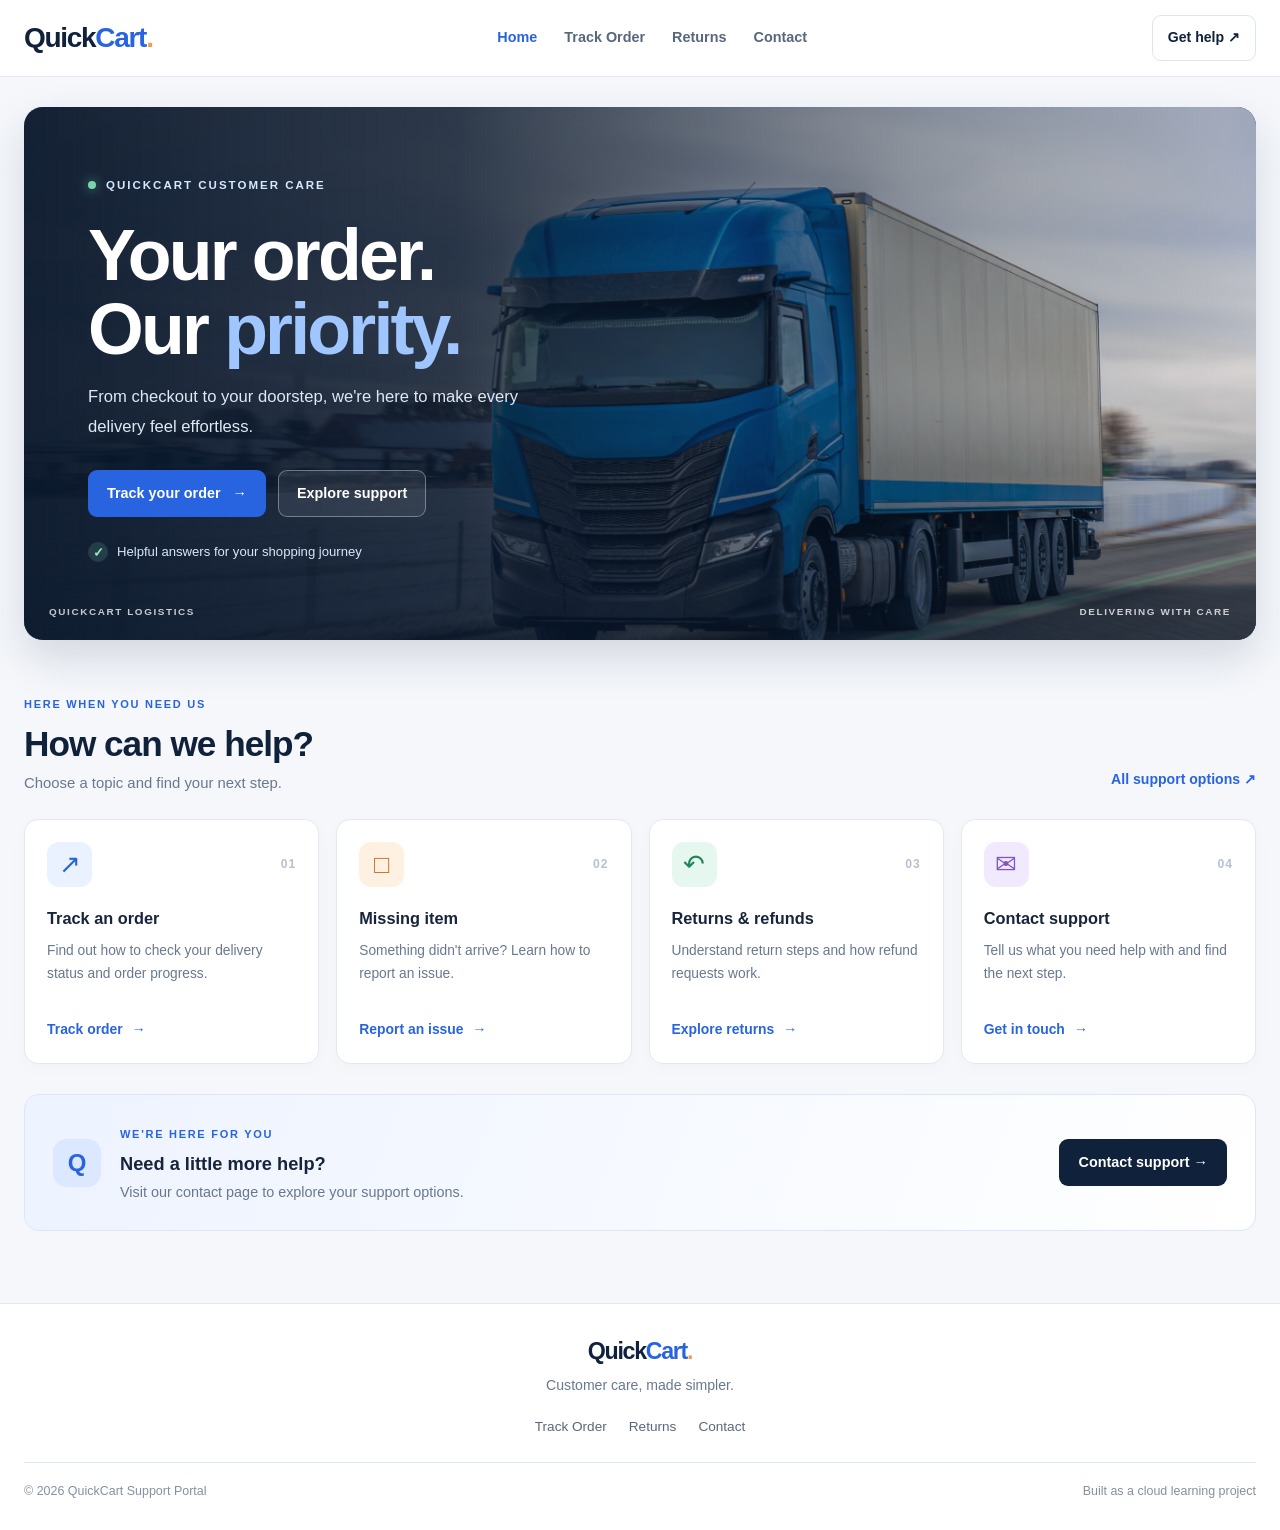
<file: index.html>
<!DOCTYPE html>
<html lang="en">
<head>
    <meta charset="UTF-8">
    <meta name="viewport" content="width=device-width, initial-scale=1.0">
    <meta name="description" content="QuickCart support for tracking orders, missing items, returns and refunds.">
    <title>QuickCart | Customer Support</title>
    <link rel="stylesheet" href="style.css">
</head>
<body>
    <header class="site-header">
        <nav class="navbar" aria-label="Main navigation">
            <a class="brand" href="index.html">Quick<span>Cart</span><i>.</i></a>
            <div class="nav-links">
                <a class="active" href="index.html">Home</a>
                <a href="track-order.html">Track Order</a>
                <a href="returns.html">Returns</a>
                <a href="contact.html">Contact</a>
            </div>
            <a class="nav-help" href="contact.html">Get help ↗</a>
        </nav>
    </header>

    <main class="home-main">
        <section class="hero">
            <div class="hero-photo" aria-hidden="true"></div>
            <div class="hero-shade" aria-hidden="true"></div>

            <div class="hero-content">
                <div class="status-label">
                    <span class="status-dot"></span>
                    QUICKCART CUSTOMER CARE
                </div>

                <h1>Your order.<br>Our <span>priority.</span></h1>

                <p class="hero-description">
                    From checkout to your doorstep, we're here to make
                    every delivery feel effortless.
                </p>

                <div class="hero-actions">
                    <a class="button button-primary" href="track-order.html">
                        Track your order <span>→</span>
                    </a>
                    <a class="button button-glass" href="#support">
                        Explore support
                    </a>
                </div>

                <p class="hero-note">
                    <span class="note-check">✓</span>
                    Helpful answers for your shopping journey
                </p>
            </div>

            <div class="hero-caption">
                <span>QUICKCART LOGISTICS</span>
                <span>DELIVERING WITH CARE</span>
            </div>
        </section>

        <section class="support-section" id="support">
            <div class="section-heading">
                <div>
                    <span class="section-kicker">HERE WHEN YOU NEED US</span>
                    <h2>How can we help?</h2>
                    <p>Choose a topic and find your next step.</p>
                </div>
                <a class="text-link" href="contact.html">All support options ↗</a>
            </div>

            <div class="support-options">
                <article class="support-card">
                    <div class="card-top">
                        <div class="card-icon icon-blue">↗</div>
                        <span class="card-number">01</span>
                    </div>
                    <h3>Track an order</h3>
                    <p>Find out how to check your delivery status and order progress.</p>
                    <a href="track-order.html">Track order <span>→</span></a>
                </article>

                <article class="support-card">
                    <div class="card-top">
                        <div class="card-icon icon-orange">□</div>
                        <span class="card-number">02</span>
                    </div>
                    <h3>Missing item</h3>
                    <p>Something didn't arrive? Learn how to report an issue.</p>
                    <a href="missing-item.html">Report an issue <span>→</span></a>
                </article>

                <article class="support-card">
                    <div class="card-top">
                        <div class="card-icon icon-green">↶</div>
                        <span class="card-number">03</span>
                    </div>
                    <h3>Returns &amp; refunds</h3>
                    <p>Understand return steps and how refund requests work.</p>
                    <a href="returns.html">Explore returns <span>→</span></a>
                </article>

                <article class="support-card">
                    <div class="card-top">
                        <div class="card-icon icon-purple">✉</div>
                        <span class="card-number">04</span>
                    </div>
                    <h3>Contact support</h3>
                    <p>Tell us what you need help with and find the next step.</p>
                    <a href="contact.html">Get in touch <span>→</span></a>
                </article>
            </div>
        </section>

        <section class="help-banner">
            <div class="banner-mark">Q</div>
            <div class="banner-copy">
                <span class="section-kicker">WE'RE HERE FOR YOU</span>
                <h2>Need a little more help?</h2>
                <p>Visit our contact page to explore your support options.</p>
            </div>
            <a class="button banner-button" href="contact.html">
                Contact support →
            </a>
        </section>
    </main>

    <footer class="site-footer">
        <a class="brand footer-brand" href="index.html">Quick<span>Cart</span><i>.</i></a>
        <p>Customer care, made simpler.</p>
        <div class="footer-links">
            <a href="track-order.html">Track Order</a>
            <a href="returns.html">Returns</a>
            <a href="contact.html">Contact</a>
        </div>
        <div class="footer-bottom">
            <span>© 2026 QuickCart Support Portal</span>
            <span>Built as a cloud learning project</span>
        </div>
    </footer>
</body>
</html>
</file>
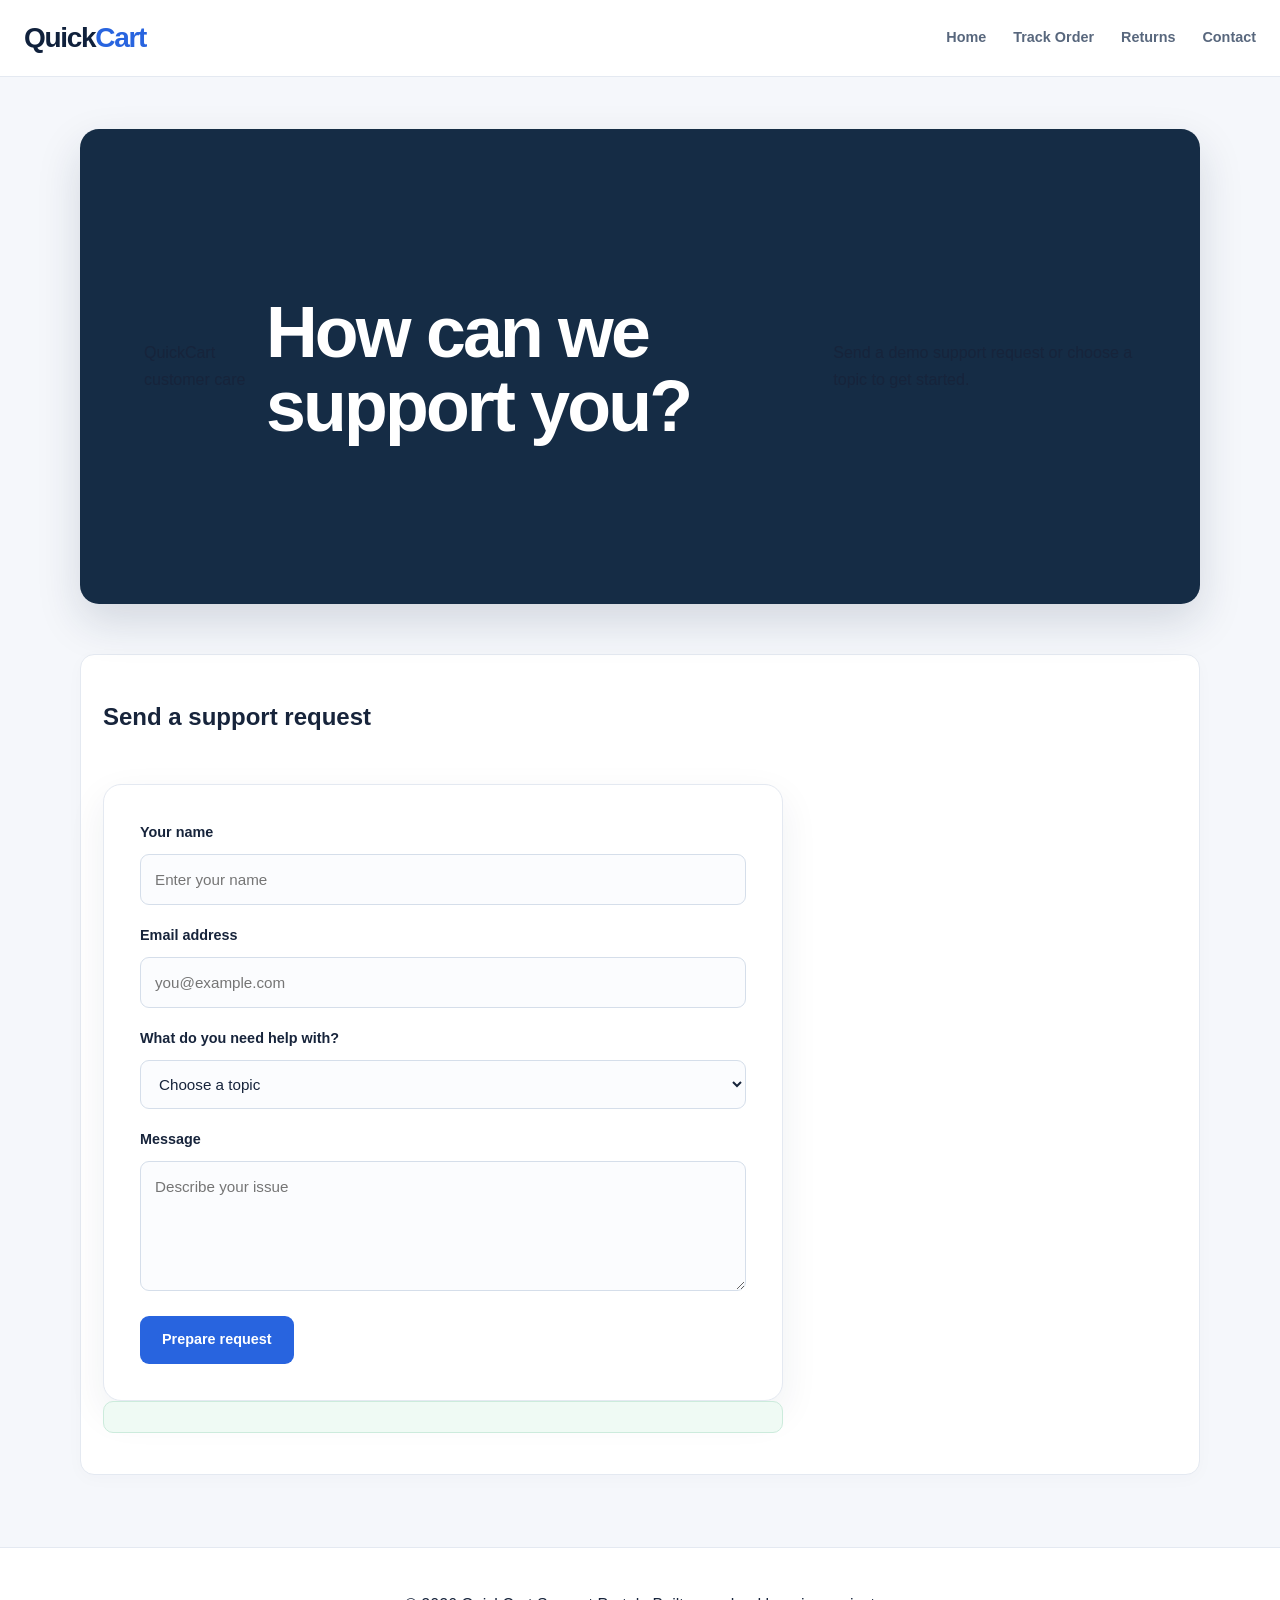
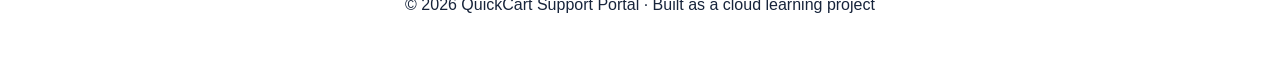
<file: contact.html>
<!DOCTYPE html>
<html lang="en">
<head>
    <meta charset="UTF-8">
    <meta name="viewport" content="width=device-width, initial-scale=1.0">
    <title>Contact Support | QuickCart</title>
    <link rel="stylesheet" href="style.css">
</head>
<body>
    <header>
        <nav aria-label="Main navigation">
            <a class="brand" href="index.html">Quick<span>Cart</span></a>
            <div class="nav-links">
                <a href="index.html">Home</a>
                <a href="track-order.html">Track Order</a>
                <a href="returns.html">Returns</a>
                <a href="contact.html">Contact</a>
            </div>
        </nav>
    </header>

    <main>
        <section class="hero">
            <span class="eyebrow">QuickCart customer care</span>
            <h1>How can we support you?</h1>
            <p>Send a demo support request or choose a topic to get started.</p>
        </section>

        <section class="support-section">
            <div class="support-card">
                <h2>Send a support request</h2>

                <form id="contact-form">
                    <label for="customer-name">Your name</label>
                    <input
                        type="text"
                        id="customer-name"
                        placeholder="Enter your name"
                        required
                    >

                    <label for="customer-email">Email address</label>
                    <input
                        type="email"
                        id="customer-email"
                        placeholder="you@example.com"
                        required
                    >

                    <label for="topic">What do you need help with?</label>
                    <select id="topic" required>
                        <option value="">Choose a topic</option>
                        <option value="Order tracking">Order tracking</option>
                        <option value="Missing item">Missing item</option>
                        <option value="Returns and refunds">Returns and refunds</option>
                        <option value="Other">Other</option>
                    </select>

                    <label for="message">Message</label>
                    <textarea
                        id="message"
                        rows="4"
                        placeholder="Describe your issue"
                        required
                    ></textarea>

                    <button class="button" type="submit">Prepare request</button>
                </form>

                <p id="contact-result" role="status"></p>
            </div>
        </section>
    </main>

    <footer>
        <p>© 2026 QuickCart Support Portal · Built as a cloud learning project</p>
    </footer>

    <script>
        document.getElementById("contact-form").addEventListener("submit", function(event) {
            event.preventDefault();

            const customerName =
                document.getElementById("customer-name").value.trim();
            const topic = document.getElementById("topic").value;

            document.getElementById("contact-result").textContent =
                "Demo only: Thank you, " + customerName +
                ". Your '" + topic +
                "' request is ready, but it has not been sent to a support team.";
        });
    </script>
</body>
</html>
</file>
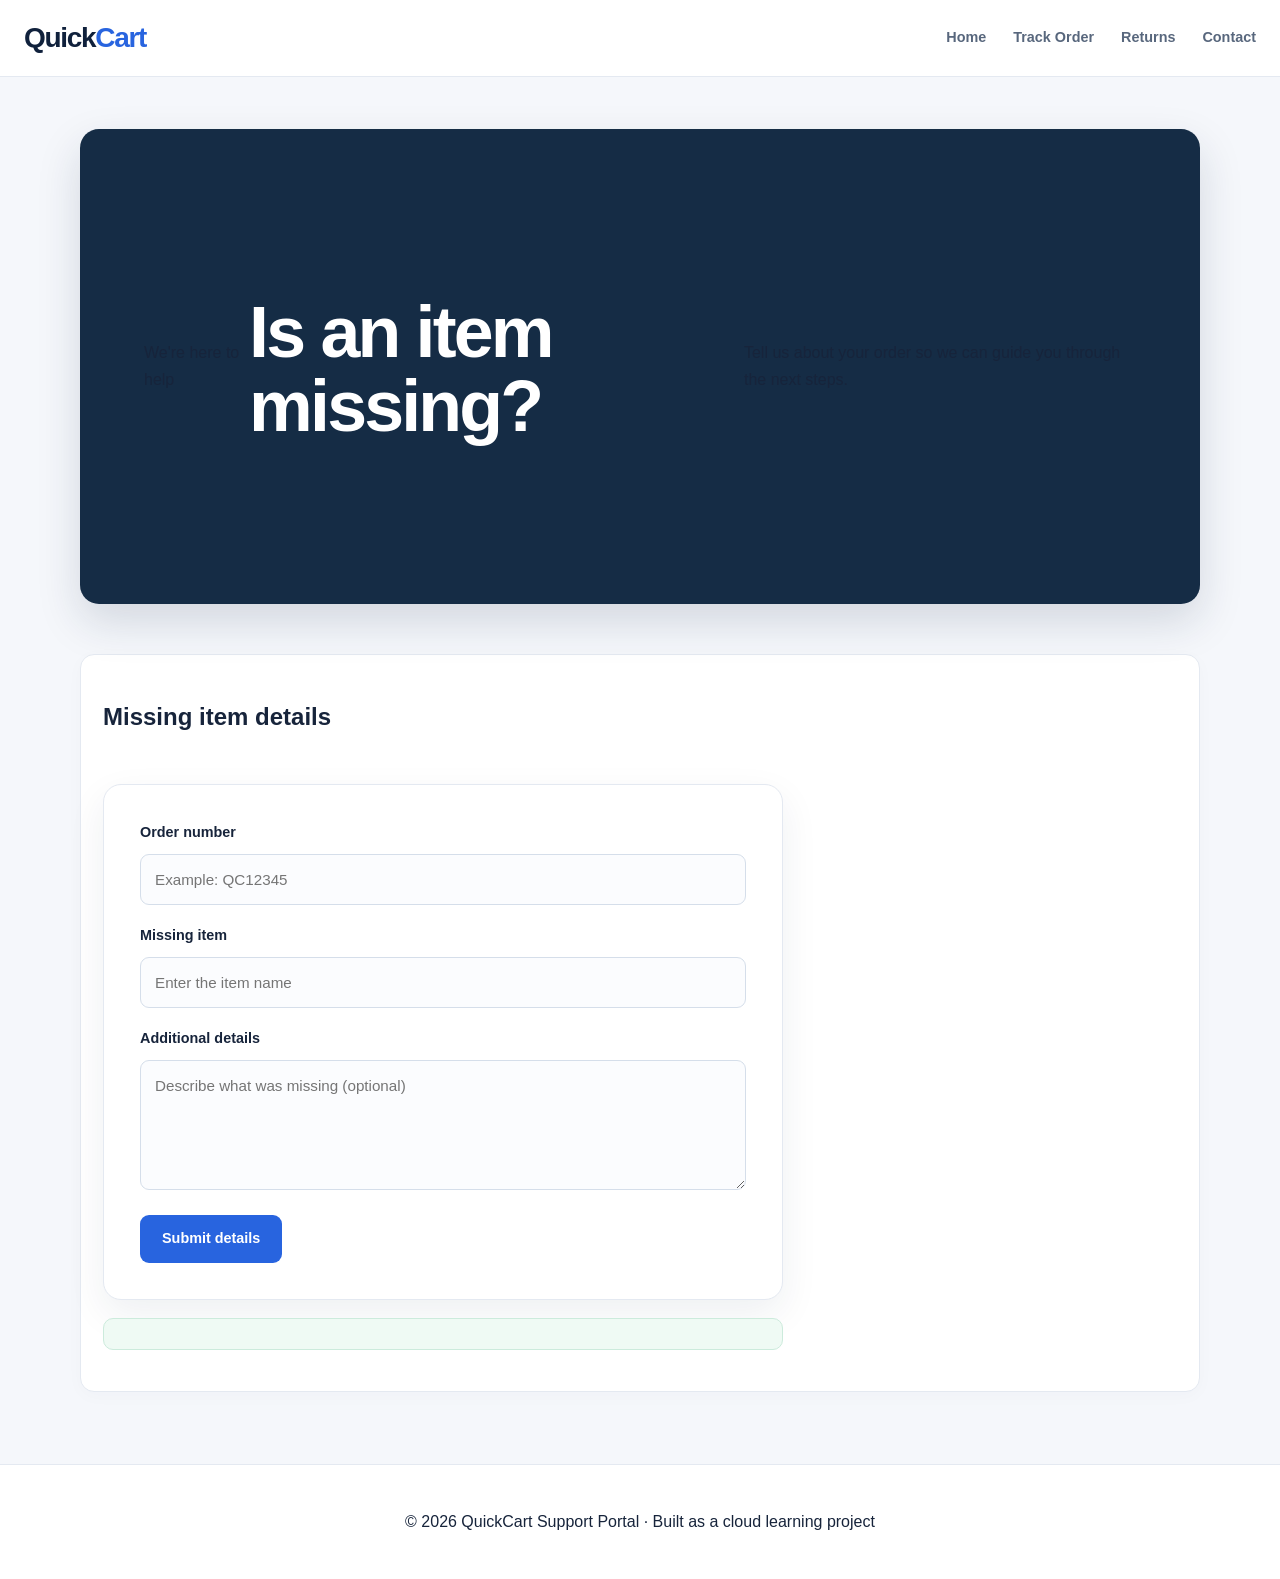
<file: missing-item.html>
<!DOCTYPE html>
<html lang="en">
<head>
    <meta charset="UTF-8">
    <meta name="viewport" content="width=device-width, initial-scale=1.0">
    <title>Missing Item | QuickCart</title>
    <link rel="stylesheet" href="style.css">
</head>
<body>
    <header>
        <nav aria-label="Main navigation">
            <a class="brand" href="index.html">Quick<span>Cart</span></a>
            <div class="nav-links">
                <a href="index.html">Home</a>
                <a href="track-order.html">Track Order</a>
                <a href="returns.html">Returns</a>
                <a href="contact.html">Contact</a>
            </div>
        </nav>
    </header>

    <main>
        <section class="hero">
            <span class="eyebrow">We're here to help</span>
            <h1>Is an item missing?</h1>
            <p>Tell us about your order so we can guide you through the next steps.</p>
        </section>

        <section class="support-section">
            <div class="support-card">
                <h2>Missing item details</h2>

                <form id="missing-form">
                    <label for="order-id">Order number</label>
                    <input
                        type="text"
                        id="order-id"
                        placeholder="Example: QC12345"
                        required
                    >

                    <label for="item-name">Missing item</label>
                    <input
                        type="text"
                        id="item-name"
                        placeholder="Enter the item name"
                        required
                    >

                    <label for="details">Additional details</label>
                    <textarea
                        id="details"
                        placeholder="Describe what was missing (optional)"
                        rows="4"
                    ></textarea>

                    <button class="button" type="submit">Submit details</button>
                </form>

                <p id="form-result" role="status"></p>
            </div>
        </section>
    </main>

    <footer>
        <p>© 2026 QuickCart Support Portal · Built as a cloud learning project</p>
    </footer>

    <script>
        document.getElementById("missing-form").addEventListener("submit", function(event) {
            event.preventDefault();

            const orderId = document.getElementById("order-id").value.trim();
            const itemName = document.getElementById("item-name").value.trim();
            const result = document.getElementById("form-result");

            result.textContent =
                "Demo only: Your report for '" + itemName +
                "' on order " + orderId +
                " has been prepared. It has not been sent to a support team.";
        });
    </script>
</body>
</html>
</file>
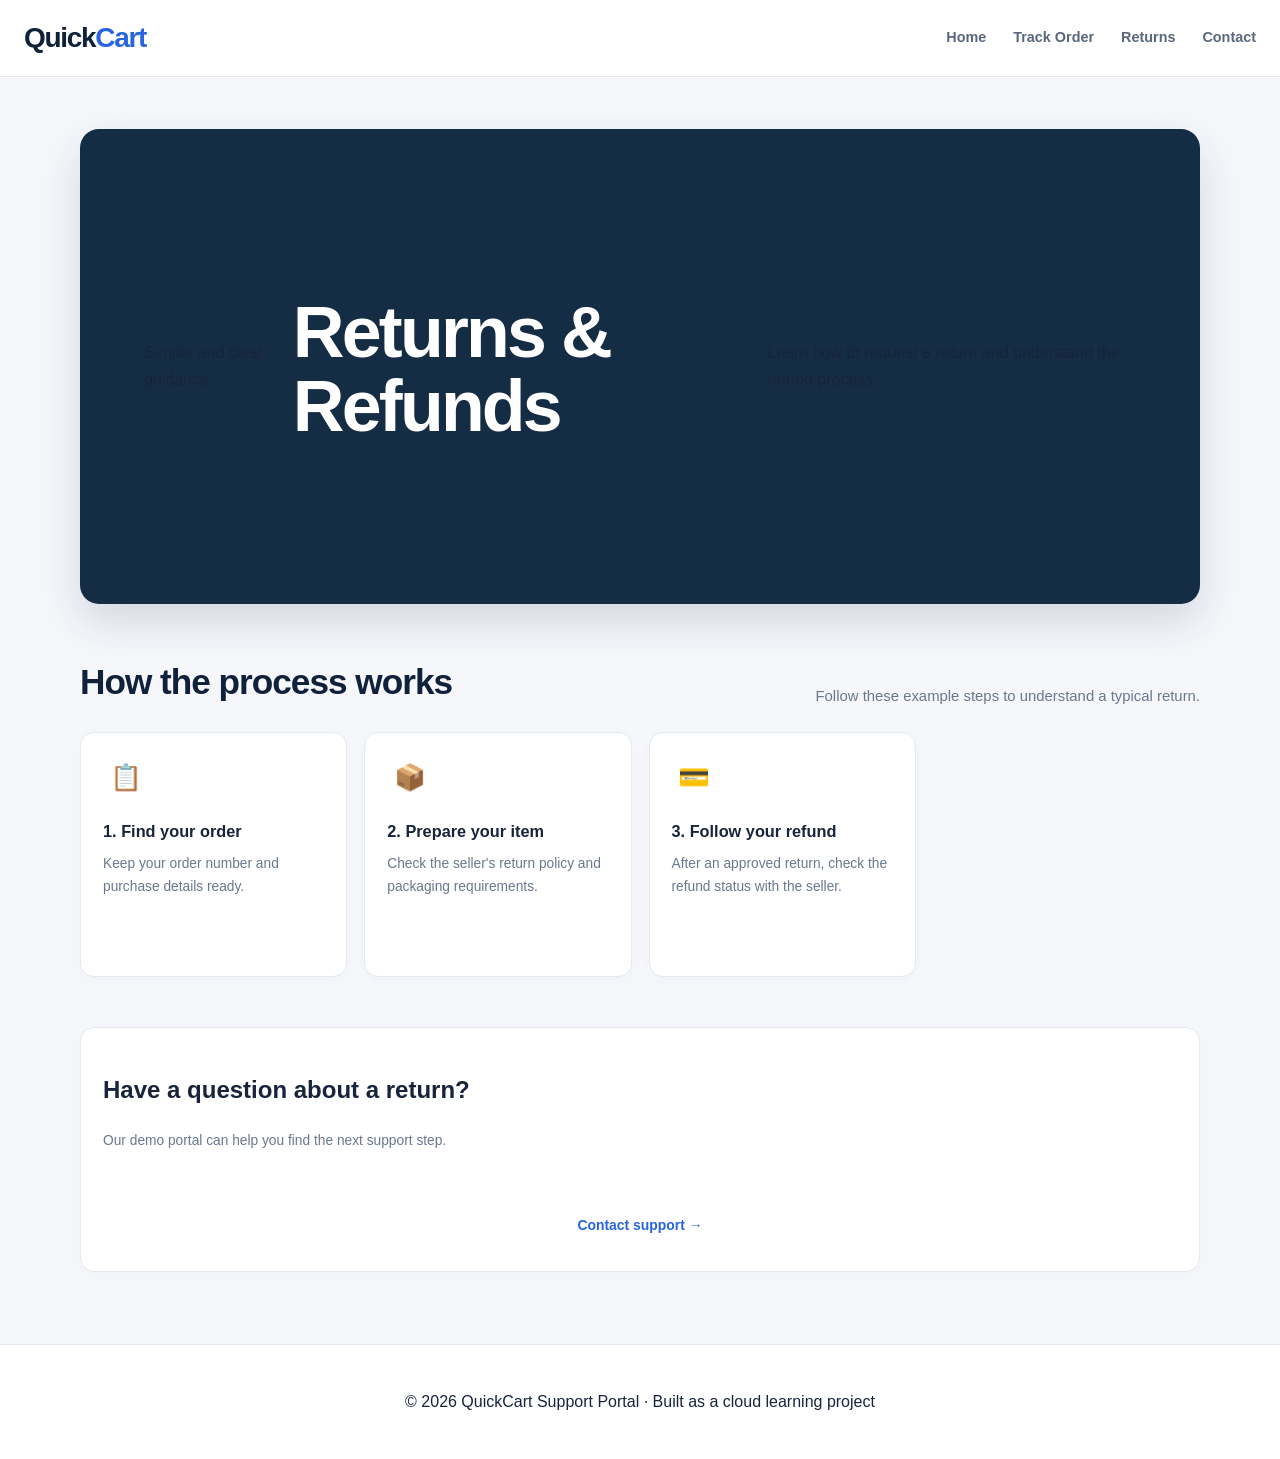
<file: returns.html>
<!DOCTYPE html>
<html lang="en">
<head>
    <meta charset="UTF-8">
    <meta name="viewport" content="width=device-width, initial-scale=1.0">
    <title>Returns & Refunds | QuickCart</title>
    <link rel="stylesheet" href="style.css">
</head>
<body>
    <header>
        <nav aria-label="Main navigation">
            <a class="brand" href="index.html">Quick<span>Cart</span></a>
            <div class="nav-links">
                <a href="index.html">Home</a>
                <a href="track-order.html">Track Order</a>
                <a href="returns.html">Returns</a>
                <a href="contact.html">Contact</a>
            </div>
        </nav>
    </header>

    <main>
        <section class="hero">
            <span class="eyebrow">Simple and clear guidance</span>
            <h1>Returns &amp; Refunds</h1>
            <p>Learn how to request a return and understand the refund process.</p>
        </section>

        <section class="support-section">
            <div class="section-heading">
                <h2>How the process works</h2>
                <p>Follow these example steps to understand a typical return.</p>
            </div>

            <div class="support-options">
                <article class="support-card">
                    <div class="card-icon" aria-hidden="true">📋</div>
                    <h3>1. Find your order</h3>
                    <p>Keep your order number and purchase details ready.</p>
                </article>

                <article class="support-card">
                    <div class="card-icon" aria-hidden="true">📦</div>
                    <h3>2. Prepare your item</h3>
                    <p>Check the seller's return policy and packaging requirements.</p>
                </article>

                <article class="support-card">
                    <div class="card-icon" aria-hidden="true">💳</div>
                    <h3>3. Follow your refund</h3>
                    <p>After an approved return, check the refund status with the seller.</p>
                </article>
            </div>
        </section>

        <section class="support-section">
            <div class="support-card">
                <h2>Have a question about a return?</h2>
                <p>Our demo portal can help you find the next support step.</p>
                <a class="button" href="contact.html">Contact support →</a>
            </div>
        </section>
    </main>

    <footer>
        <p>© 2026 QuickCart Support Portal · Built as a cloud learning project</p>
    </footer>
</body>
</html>
</file>
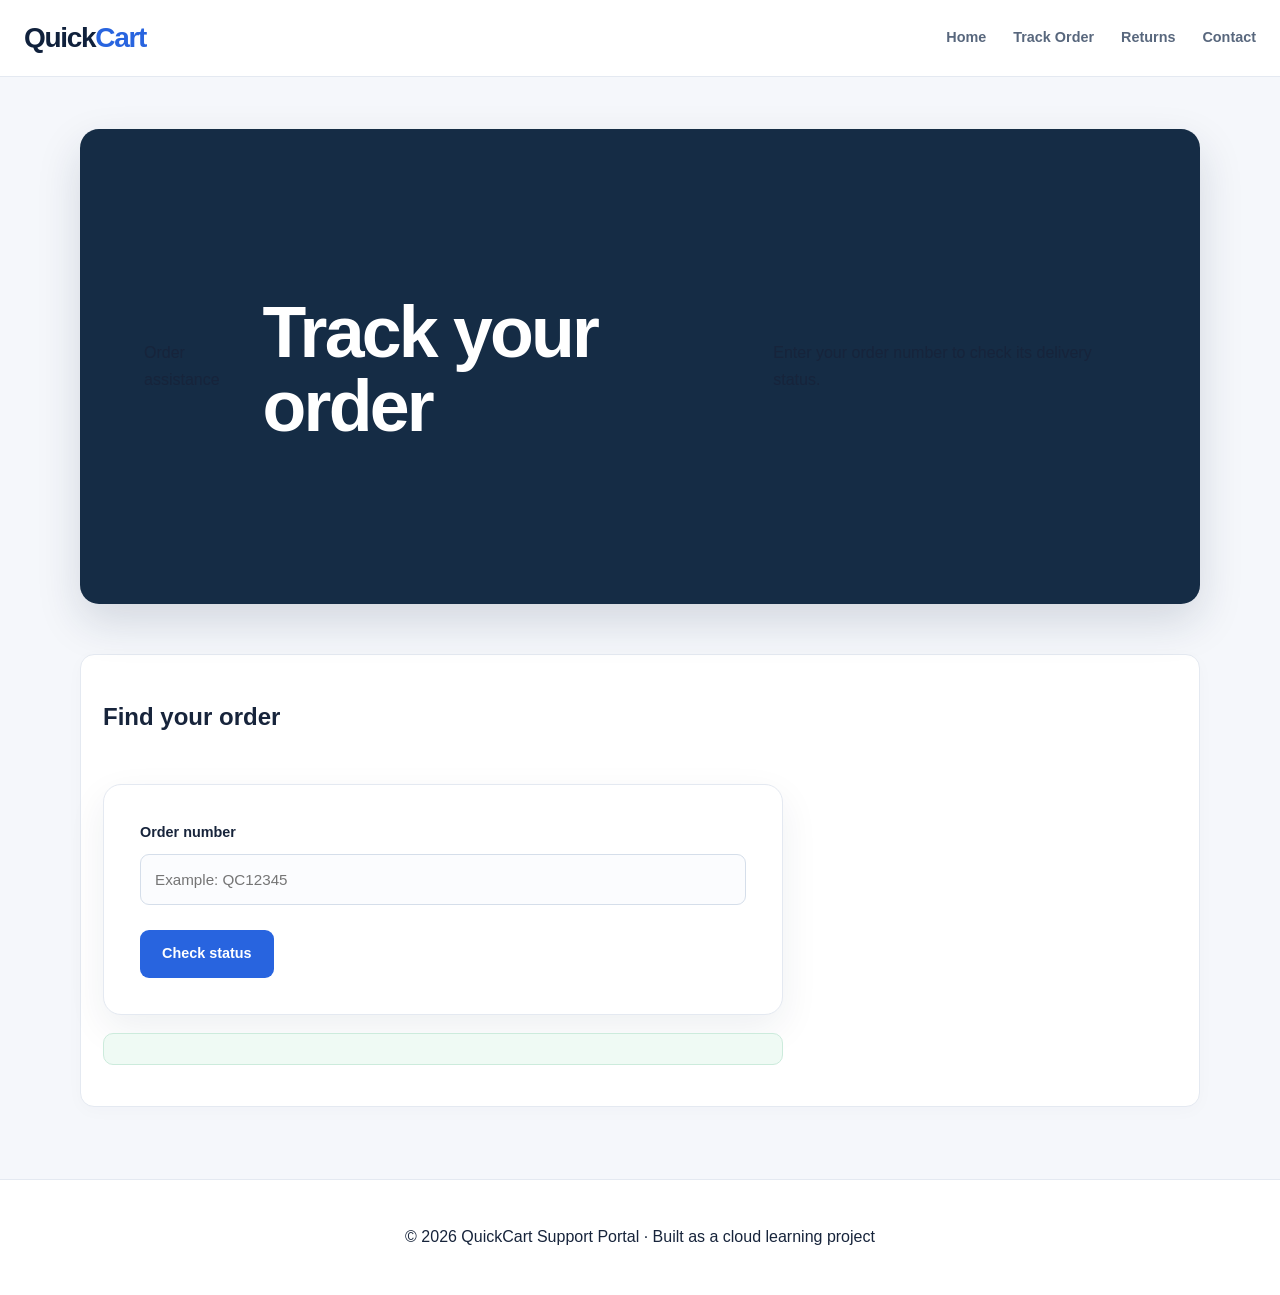
<file: track-order.html>
<!DOCTYPE html>
<html lang="en">
<head>
    <meta charset="UTF-8">
    <meta name="viewport" content="width=device-width, initial-scale=1.0">
    <title>Track Order | QuickCart</title>
    <link rel="stylesheet" href="style.css">
</head>
<body>
    <header>
        <nav aria-label="Main navigation">
            <a class="brand" href="index.html">Quick<span>Cart</span></a>
            <div class="nav-links">
                <a href="index.html">Home</a>
                <a href="track-order.html">Track Order</a>
                <a href="returns.html">Returns</a>
                <a href="contact.html">Contact</a>
            </div>
        </nav>
    </header>

    <main>
        <section class="hero">
            <span class="eyebrow">Order assistance</span>
            <h1>Track your order</h1>
            <p>Enter your order number to check its delivery status.</p>
        </section>

        <section class="support-section">
            <div class="support-card">
                <h2>Find your order</h2>
                <form id="tracking-form">
                    <label for="order-id">Order number</label>
                    <input
                        type="text"
                        id="order-id"
                        placeholder="Example: QC12345"
                        required
                    >
                    <button class="button" type="submit">Check status</button>
                </form>
                <p id="tracking-result" role="status"></p>
            </div>
        </section>
    </main>

    <footer>
        <p>© 2026 QuickCart Support Portal · Built as a cloud learning project</p>
    </footer>

    <script>
        document.getElementById("tracking-form").addEventListener("submit", function(event) {
            event.preventDefault();

            const orderId = document.getElementById("order-id").value.trim();
            const result = document.getElementById("tracking-result");

            result.textContent = "Demo only: Order " + orderId +
                " was received. Live tracking is not connected yet.";
        });
    </script>
</body>
</html>
</file>
<file: style.css>
/* QUICKCART — PREMIUM SUPPORT PORTAL */

:root {
    --navy: #10213c;
    --blue: #2864df;
    --blue-hover: #1c4fb9;
    --text: #17243b;
    --muted: #69788e;
    --page: #f5f7fb;
    --white: #fff;
    --border: #e4e9f1;
    --shadow: 0 14px 38px rgba(17, 36, 68, 0.07);
}

* {
    box-sizing: border-box;
}

html {
    scroll-behavior: smooth;
}

body {
    margin: 0;
    background: var(--page);
    color: var(--text);
    font-family: Inter, "Segoe UI", Arial, sans-serif;
    line-height: 1.65;
    -webkit-font-smoothing: antialiased;
}

a {
    color: inherit;
    text-decoration: none;
}

button,
input,
select,
textarea {
    font: inherit;
}

/* Navigation */

.site-header,
header {
    position: relative;
    z-index: 5;
    background: #fff;
    border-bottom: 1px solid var(--border);
}

.navbar,
nav {
    width: min(100% - 48px, 1240px);
    min-height: 76px;
    margin: 0 auto;
    display: flex;
    align-items: center;
    justify-content: space-between;
    gap: 24px;
}

.brand {
    flex-shrink: 0;
    color: var(--navy);
    font-size: 1.75rem;
    font-weight: 850;
    letter-spacing: -1.3px;
}

.brand span {
    color: var(--blue);
}

.brand i {
    color: #f29c48;
    font-style: normal;
}

.nav-links {
    display: flex;
    align-items: center;
    gap: 27px;
}

.nav-links a {
    color: #58677d;
    font-size: 0.9rem;
    font-weight: 650;
    transition: color 0.2s ease;
}

.nav-links a:hover,
.nav-links a.active {
    color: var(--blue);
}

.nav-help {
    padding: 10px 15px;
    border: 1px solid #dbe5f6;
    border-radius: 9px;
    color: var(--navy);
    font-size: 0.88rem;
    font-weight: 700;
    white-space: nowrap;
}

/* Main layout */

main {
    width: min(100% - 48px, 1120px);
    min-height: 65vh;
    margin: 0 auto;
    padding: 52px 0 72px;
}

.home-main {
    width: min(100% - 48px, 1240px);
    padding-top: 30px;
}

/* Real photographic truck hero */

.hero {
    position: relative;
    isolation: isolate;
    min-height: 475px;
    overflow: hidden;
    display: flex;
    align-items: center;
    padding: clamp(30px, 5vw, 66px);
    border-radius: 19px;
    background: #152c45;
    box-shadow: 0 18px 44px rgba(18, 38, 69, 0.15);
}

.hero-photo,
.hero-shade {
    position: absolute;
    z-index: -1;
    inset: 0;
    pointer-events: none;
}

.hero-photo {
    background-image: url("images/truck-highway.jpg");
    background-size: cover;
    background-position: center 58%;
    transform: scale(1.04);
    animation: cinematicPan 24s ease-in-out infinite alternate;
}

.hero-shade {
    background:
        linear-gradient(
            90deg,
            rgba(8, 22, 42, 0.94) 0%,
            rgba(8, 22, 42, 0.82) 35%,
            rgba(8, 22, 42, 0.48) 63%,
            rgba(8, 22, 42, 0.12) 100%
        ),
        linear-gradient(
            0deg,
            rgba(8, 22, 42, 0.42),
            transparent 48%
        );
}

@keyframes cinematicPan {
    from {
        transform: scale(1.04) translateX(-0.5%);
    }
    to {
        transform: scale(1.12) translateX(0.8%);
    }
}

.hero-content {
    width: min(100%, 590px);
    color: #fff;
    animation: reveal 0.8s ease-out both;
}

@keyframes reveal {
    from {
        opacity: 0;
        transform: translateY(12px);
    }
    to {
        opacity: 1;
        transform: translateY(0);
    }
}

.status-label {
    display: inline-flex;
    align-items: center;
    gap: 10px;
    color: #d8e8ff;
    font-size: 0.72rem;
    font-weight: 800;
    letter-spacing: 2px;
}

.status-dot {
    width: 8px;
    height: 8px;
    border-radius: 50%;
    background: #78d6ac;
    box-shadow: 0 0 12px rgba(120, 214, 172, 0.65);
}

.hero h1 {
    margin: 22px 0 16px;
    color: #fff;
    font-size: clamp(2.8rem, 5.6vw, 4.65rem);
    font-weight: 800;
    letter-spacing: -2.8px;
    line-height: 1.02;
}

.hero h1 span {
    color: #9fc6ff;
}

.hero-description {
    max-width: 470px;
    margin: 0;
    color: #e0e8f4;
    font-size: 1.04rem;
    line-height: 1.8;
}

.hero-actions {
    display: flex;
    flex-wrap: wrap;
    gap: 12px;
    margin-top: 28px;
}

.button {
    min-height: 46px;
    display: inline-flex;
    align-items: center;
    justify-content: center;
    gap: 12px;
    padding: 11px 18px;
    border: 1px solid transparent;
    border-radius: 9px;
    font-size: 0.9rem;
    font-weight: 750;
    transition: background 0.2s ease, transform 0.2s ease;
}

.button:hover {
    transform: translateY(-2px);
}

.button-primary {
    background: var(--blue);
    color: #fff;
}

.button-primary:hover {
    background: var(--blue-hover);
    color: #fff;
}

.button-glass {
    border-color: rgba(255, 255, 255, 0.35);
    background: rgba(255, 255, 255, 0.08);
    color: #fff;
}

.button-glass:hover {
    background: rgba(255, 255, 255, 0.17);
    color: #fff;
}

.hero-note {
    display: flex;
    align-items: center;
    gap: 9px;
    margin-top: 24px;
    color: #dce7f6;
    font-size: 0.82rem;
}

.note-check {
    display: grid;
    place-items: center;
    width: 20px;
    height: 20px;
    border-radius: 50%;
    background: rgba(120, 214, 172, 0.17);
    color: #9ce9c8;
    font-weight: 800;
}

.hero-caption {
    position: absolute;
    right: 25px;
    bottom: 20px;
    left: 25px;
    display: flex;
    justify-content: space-between;
    gap: 15px;
    color: rgba(255, 255, 255, 0.76);
    font-size: 0.62rem;
    font-weight: 750;
    letter-spacing: 1.6px;
}

/* Homepage support cards */

.support-section {
    margin-top: 50px;
}

.section-heading {
    display: flex;
    align-items: end;
    justify-content: space-between;
    gap: 24px;
    margin-bottom: 23px;
}

.section-kicker {
    color: var(--blue);
    font-size: 0.69rem;
    font-weight: 850;
    letter-spacing: 1.7px;
}

.section-heading h2 {
    margin: 6px 0 5px;
    color: var(--navy);
    font-size: clamp(1.7rem, 3vw, 2.2rem);
    letter-spacing: -1px;
    line-height: 1.25;
}

.section-heading p {
    margin: 0;
    color: var(--muted);
    font-size: 0.93rem;
}

.text-link {
    flex-shrink: 0;
    margin-bottom: 5px;
    color: var(--blue);
    font-size: 0.88rem;
    font-weight: 750;
}

.support-options {
    display: grid;
    grid-template-columns: repeat(4, minmax(0, 1fr));
    gap: 17px;
}

.support-card {
    min-width: 0;
    min-height: 245px;
    display: flex;
    flex-direction: column;
    padding: 22px;
    border: 1px solid var(--border);
    border-radius: 14px;
    background: #fff;
    box-shadow: 0 4px 18px rgba(25, 45, 79, 0.025);
    transition: transform 0.22s ease, box-shadow 0.22s ease,
        border-color 0.22s ease;
}

.support-card:hover {
    transform: translateY(-4px);
    border-color: #cbdafa;
    box-shadow: var(--shadow);
}

.card-top {
    display: flex;
    align-items: center;
    justify-content: space-between;
}

.card-icon {
    width: 45px;
    height: 45px;
    display: grid;
    place-items: center;
    border-radius: 12px;
    font-size: 1.6rem;
}

.icon-blue {
    color: #2864df;
    background: #eaf1ff;
}

.icon-orange {
    color: #c87527;
    background: #fff1e2;
}

.icon-green {
    color: #21845e;
    background: #e5f7ee;
}

.icon-purple {
    color: #8053c7;
    background: #f1eaff;
}

.card-number {
    color: #b7c1d0;
    font-size: 0.76rem;
    font-weight: 750;
    letter-spacing: 1px;
}

.support-card h3 {
    margin: 18px 0 7px;
    font-size: 1.02rem;
}

.support-card p {
    margin: 0 0 19px;
    color: var(--muted);
    font-size: 0.86rem;
    line-height: 1.7;
}

.support-card > a {
    display: inline-flex;
    align-items: center;
    gap: 9px;
    margin-top: auto;
    color: var(--blue);
    font-size: 0.87rem;
    font-weight: 750;
}

.support-card > a span {
    transition: transform 0.2s ease;
}

.support-card > a:hover span {
    transform: translateX(4px);
}

/* Homepage contact banner */

.help-banner {
    display: flex;
    align-items: center;
    gap: 19px;
    margin-top: 30px;
    padding: 25px 28px;
    border: 1px solid #dce6f8;
    border-radius: 15px;
    background: linear-gradient(110deg, #edf3ff, #fff);
}

.banner-mark {
    flex-shrink: 0;
    width: 48px;
    height: 48px;
    display: grid;
    place-items: center;
    border-radius: 14px;
    background: #dce8ff;
    color: var(--blue);
    font-size: 1.5rem;
    font-weight: 850;
}

.banner-copy {
    flex: 1;
}

.banner-copy h2 {
    margin: 3px 0 2px;
    font-size: 1.14rem;
}

.banner-copy p {
    margin: 0;
    color: var(--muted);
    font-size: 0.9rem;
}

.banner-button {
    flex-shrink: 0;
    background: var(--navy);
    color: #fff;
}

.banner-button:hover {
    background: #263e62;
    color: #fff;
}

/* Shared secondary-page layout */

main:not(.home-main) > h1 {
    margin: 8px 0 10px;
    color: var(--navy);
    font-size: clamp(2.2rem, 4vw, 3.35rem);
    font-weight: 800;
    letter-spacing: -1.8px;
    line-height: 1.13;
}

main:not(.home-main) > h2 {
    margin: 30px 0 15px;
    color: var(--navy);
    font-size: 1.4rem;
    letter-spacing: -0.5px;
}

main:not(.home-main) > p {
    max-width: 720px;
    margin: 0 0 16px;
    color: var(--muted);
    font-size: 1rem;
}

main:not(.home-main) > ul,
main:not(.home-main) > ol {
    max-width: 780px;
    padding-left: 25px;
    color: var(--muted);
}

main:not(.home-main) li {
    margin-bottom: 12px;
    padding-left: 4px;
}

main:not(.home-main) li::marker {
    color: var(--blue);
    font-weight: 750;
}

/* Forms on tracking, missing-item and contact pages */

main:not(.home-main) form {
    display: flex;
    flex-direction: column;
    gap: 9px;
    width: min(100%, 680px);
    margin: 28px 0 0;
    padding: clamp(22px, 4vw, 36px);
    border: 1px solid var(--border);
    border-radius: 18px;
    background: #fff;
    box-shadow: var(--shadow);
}

main:not(.home-main) form label {
    margin-top: 10px;
    color: var(--text);
    font-size: 0.9rem;
    font-weight: 700;
}

main:not(.home-main) form label:first-child {
    margin-top: 0;
}

main:not(.home-main) input,
main:not(.home-main) select,
main:not(.home-main) textarea {
    display: block;
    width: 100%;
    min-height: 49px;
    padding: 12px 14px;
    border: 1px solid #d5deea;
    border-radius: 9px;
    background: #fbfcfe;
    color: var(--text);
    font-size: 0.95rem;
    transition: border-color 0.2s ease, box-shadow 0.2s ease;
}

main:not(.home-main) input:focus,
main:not(.home-main) select:focus,
main:not(.home-main) textarea:focus {
    outline: none;
    border-color: var(--blue);
    background: #fff;
    box-shadow: 0 0 0 4px rgba(40, 100, 223, 0.11);
}

main:not(.home-main) textarea {
    min-height: 130px;
    resize: vertical;
}

main:not(.home-main) form button,
main:not(.home-main) form input[type="submit"] {
    align-self: flex-start;
    width: auto;
    min-height: 48px;
    margin-top: 16px;
    padding: 12px 22px;
    border: 0;
    border-radius: 9px;
    background: var(--blue);
    color: #fff;
    font-weight: 750;
    cursor: pointer;
    transition: background 0.2s ease, transform 0.2s ease;
}

main:not(.home-main) form button:hover,
main:not(.home-main) form input[type="submit"]:hover {
    background: var(--blue-hover);
    transform: translateY(-1px);
}

/* Demo result messages */

[role="status"],
#result,
#tracking-result,
#form-result {
    display: block;
    max-width: 680px;
    margin-top: 18px;
    padding: 15px 18px;
    border: 1px solid #ccebdc;
    border-radius: 10px;
    background: #effaf4;
    color: #176344;
    overflow-wrap: anywhere;
}

/* Footer */

.site-footer,
footer {
    padding: 28px 24px;
    border-top: 1px solid var(--border);
    background: #fff;
    text-align: center;
}

.footer-brand {
    font-size: 1.45rem;
}

.site-footer > p {
    margin: 4px 0 18px;
    color: var(--muted);
    font-size: 0.88rem;
}

.footer-links {
    display: flex;
    flex-wrap: wrap;
    justify-content: center;
    gap: 22px;
    padding-bottom: 24px;
}

.footer-links a {
    color: #59677d;
    font-size: 0.85rem;
}

.footer-bottom {
    display: flex;
    justify-content: space-between;
    gap: 15px;
    max-width: 1240px;
    margin: 0 auto;
    padding-top: 18px;
    border-top: 1px solid var(--border);
    color: #8490a1;
    font-size: 0.78rem;
}

/* Tablet */

@media (max-width: 1000px) {
    .nav-links {
        gap: 17px;
    }

    .nav-help {
        display: none;
    }

    .support-options {
        grid-template-columns: repeat(2, minmax(0, 1fr));
    }
}

/* Mobile */

@media (max-width: 650px) {
    .navbar,
    nav {
        width: calc(100% - 32px);
        align-items: flex-start;
        flex-direction: column;
        gap: 4px;
        padding: 13px 0;
    }

    .brand {
        font-size: 1.55rem;
    }

    .nav-links {
        width: 100%;
        gap: 19px;
        overflow-x: auto;
        flex-wrap: nowrap;
        padding: 7px 0;
    }

    .nav-links a {
        flex-shrink: 0;
        font-size: 0.83rem;
    }

    main,
    .home-main {
        width: calc(100% - 28px);
        padding-top: 32px;
        padding-bottom: 45px;
    }

    .home-main {
        padding-top: 16px;
    }

    .hero {
        min-height: 510px;
        align-items: flex-start;
        padding: 35px 22px;
        border-radius: 15px;
    }

    .hero-photo {
        background-position: 62% center;
    }

    .hero-shade {
        background:
            linear-gradient(
                90deg,
                rgba(8, 22, 42, 0.94),
                rgba(8, 22, 42, 0.72)
            ),
            linear-gradient(
                0deg,
                rgba(8, 22, 42, 0.45),
                transparent
            );
    }

    .hero h1 {
        font-size: clamp(2.8rem, 12vw, 4rem);
        letter-spacing: -2px;
    }

    .hero-description {
        font-size: 0.96rem;
    }

    .hero-caption {
        right: 18px;
        bottom: 16px;
        left: 18px;
        font-size: 0.55rem;
        letter-spacing: 1px;
    }

    .support-section {
        margin-top: 37px;
    }

    .section-heading {
        align-items: flex-start;
        flex-direction: column;
        gap: 12px;
    }

    .support-options {
        grid-template-columns: 1fr;
    }

    .support-card {
        min-height: 215px;
        padding: 21px;
    }

    .help-banner {
        align-items: flex-start;
        flex-wrap: wrap;
        padding: 21px;
    }

    .banner-copy {
        min-width: calc(100% - 75px);
    }

    .banner-button {
        width: 100%;
    }

    .footer-bottom {
        align-items: center;
        flex-direction: column;
        gap: 4px;
    }

    main:not(.home-main) form {
        padding: 22px 18px;
        border-radius: 14px;
    }

    main:not(.home-main) form button,
    main:not(.home-main) form input[type="submit"] {
        width: 100%;
    }
}

/* Accessibility */

@media (prefers-reduced-motion: reduce) {
    *,
    *::before,
    *::after {
        scroll-behavior: auto !important;
        animation: none !important;
        transition: none !important;
    }
}
</file>
